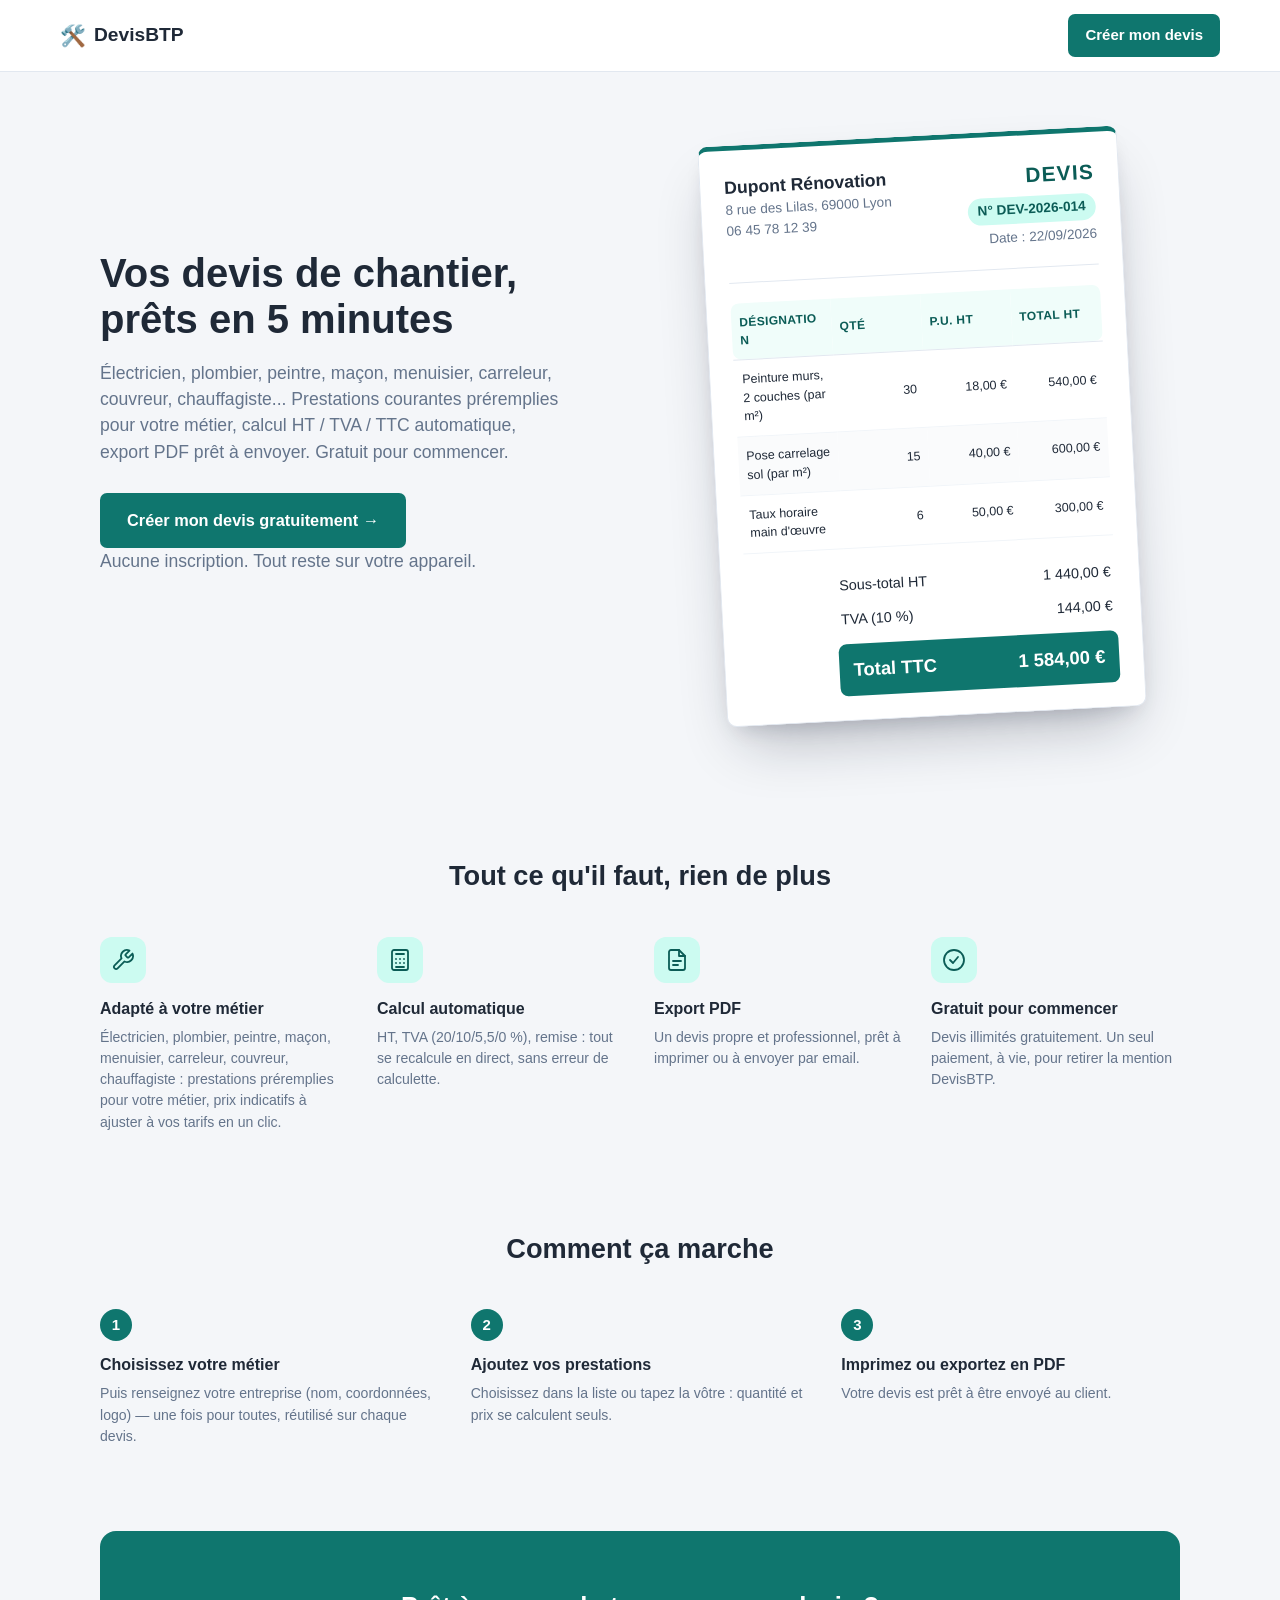
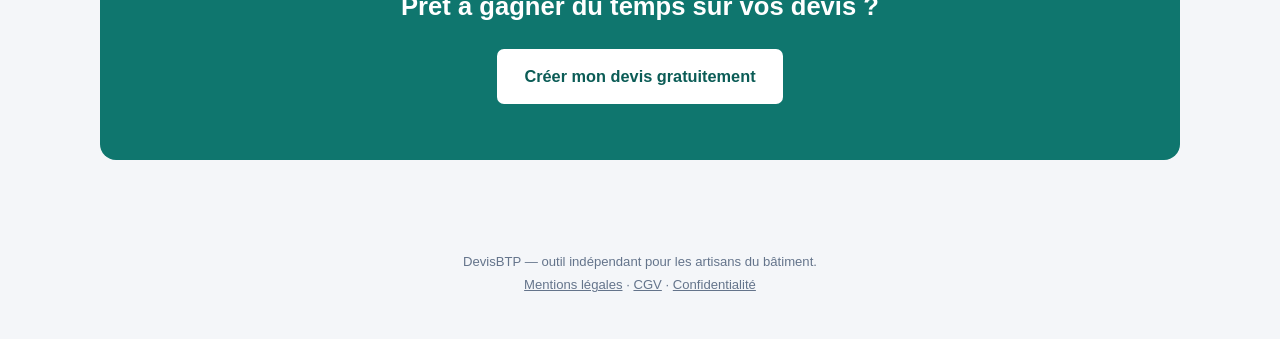
<file: index.html>
<!DOCTYPE html>
<html lang="fr">
<head>
<meta charset="UTF-8">
<meta name="viewport" content="width=device-width, initial-scale=1.0">
<title>DevisBTP — Générateur de devis pour les artisans du bâtiment</title>
<meta name="description" content="Créez un devis professionnel en quelques minutes, quel que soit votre métier du bâtiment : prestations courantes préremplies, calcul automatique, export PDF. Gratuit pour commencer.">
<link rel="canonical" href="https://demooo92000.github.io/devis-btp/">

<meta property="og:type" content="website">
<meta property="og:site_name" content="DevisBTP">
<meta property="og:title" content="DevisBTP — Vos devis de chantier, prêts en 5 minutes">
<meta property="og:description" content="Électricien, plombier, peintre, maçon, menuisier, carreleur, couvreur, chauffagiste... Prestations préremplies pour votre métier, calcul automatique, export PDF. Gratuit pour commencer.">
<meta property="og:image" content="https://demooo92000.github.io/devis-btp/og-image.png">
<meta property="og:image:width" content="1200">
<meta property="og:image:height" content="630">
<meta property="og:url" content="https://demooo92000.github.io/devis-btp/">
<meta property="og:locale" content="fr_FR">
<meta name="twitter:card" content="summary_large_image">
<meta name="twitter:title" content="DevisBTP — Vos devis de chantier, prêts en 5 minutes">
<meta name="twitter:description" content="Prestations préremplies pour votre métier du bâtiment, calcul automatique, export PDF. Gratuit pour commencer.">
<meta name="twitter:image" content="https://demooo92000.github.io/devis-btp/og-image.png">

<script type="application/ld+json">
{
  "@context": "https://schema.org",
  "@type": "SoftwareApplication",
  "name": "DevisBTP",
  "applicationCategory": "BusinessApplication",
  "operatingSystem": "Web",
  "description": "Générateur de devis pour les artisans du bâtiment : prestations courantes préremplies par métier, calcul HT/TVA/TTC automatique, export PDF.",
  "url": "https://demooo92000.github.io/devis-btp/",
  "offers": {
    "@type": "Offer",
    "price": "0",
    "priceCurrency": "EUR",
    "description": "Devis illimités gratuits. Déblocage optionnel à 19€ pour retirer la mention DevisBTP."
  }
}
</script>

<meta http-equiv="Content-Security-Policy" content="default-src 'self'; img-src 'self' data:; style-src 'self'; script-src 'self'; base-uri 'self'; form-action 'none';">
<link rel="icon" href="favicon.svg" type="image/svg+xml">
<link rel="stylesheet" href="css/style.css">
<link rel="stylesheet" href="css/landing.css">
</head>
<body>

<header class="topbar">
  <div class="topbar-inner">
    <a class="brand" href="index.html">
      <span class="brand-mark">🛠️</span>
      <span class="brand-name">DevisBTP</span>
    </a>
    <a class="btn btn-primary" href="app.html">Créer mon devis</a>
  </div>
</header>

<main>

  <section class="lp-hero">
    <div class="lp-hero-text">
      <h1>Vos devis de chantier, prêts en 5 minutes</h1>
      <p>Électricien, plombier, peintre, maçon, menuisier, carreleur, couvreur,
        chauffagiste... Prestations courantes préremplies pour votre métier, calcul
        HT / TVA / TTC automatique, export PDF prêt à envoyer. Gratuit pour commencer.</p>
      <a class="btn btn-primary btn-lg" href="app.html">Créer mon devis gratuitement →</a>
      <p class="lp-hero-note">Aucune inscription. Tout reste sur votre appareil.</p>
    </div>

    <div class="lp-hero-visual" aria-hidden="true">
      <article class="devis-doc lp-mockup">
        <header class="doc-header">
          <div class="doc-emetteur">
            <div class="doc-emetteur-nom">Dupont Rénovation</div>
            <div class="doc-emetteur-details">8 rue des Lilas, 69000 Lyon&#10;06 45 78 12 39</div>
          </div>
          <div class="doc-titre">
            <h1>DEVIS</h1>
            <div>N° DEV-2026-014</div>
            <div>Date : 22/09/2026</div>
          </div>
        </header>
        <table class="doc-table">
          <thead>
            <tr><th class="col-designation">Désignation</th><th class="col-qte">Qté</th><th class="col-pu">P.U. HT</th><th class="col-total">Total HT</th></tr>
          </thead>
          <tbody>
            <tr><td>Peinture murs, 2 couches (par m²)</td><td class="col-qte">30</td><td class="col-pu">18,00 €</td><td class="col-total">540,00 €</td></tr>
            <tr><td>Pose carrelage sol (par m²)</td><td class="col-qte">15</td><td class="col-pu">40,00 €</td><td class="col-total">600,00 €</td></tr>
            <tr><td>Taux horaire main d'œuvre</td><td class="col-qte">6</td><td class="col-pu">50,00 €</td><td class="col-total">300,00 €</td></tr>
          </tbody>
        </table>
        <section class="doc-totaux">
          <div class="doc-totaux-row"><span>Sous-total HT</span><span>1 440,00 €</span></div>
          <div class="doc-totaux-row"><span>TVA (10 %)</span><span>144,00 €</span></div>
          <div class="doc-totaux-row doc-total-final"><span>Total TTC</span><span>1 584,00 €</span></div>
        </section>
      </article>
    </div>
  </section>

  <section class="lp-features">
    <h2>Tout ce qu'il faut, rien de plus</h2>
    <div class="lp-feature-grid">

      <div class="lp-feature">
        <span class="lp-icon">
          <svg viewBox="0 0 24 24" fill="none" stroke="currentColor" stroke-width="1.8" stroke-linecap="round" stroke-linejoin="round">
            <path d="M14.7 6.3a1 1 0 0 0 0 1.4l1.6 1.6a1 1 0 0 0 1.4 0l3.77-3.77a6 6 0 0 1-7.94 7.94l-6.91 6.91a2.12 2.12 0 0 1-3-3l6.91-6.91a6 6 0 0 1 7.94-7.94z"/>
          </svg>
        </span>
        <h3>Adapté à votre métier</h3>
        <p>Électricien, plombier, peintre, maçon, menuisier, carreleur, couvreur, chauffagiste : prestations préremplies pour votre métier, prix indicatifs à ajuster à vos tarifs en un clic.</p>
      </div>

      <div class="lp-feature">
        <span class="lp-icon">
          <svg viewBox="0 0 24 24" fill="none" stroke="currentColor" stroke-width="1.8" stroke-linecap="round" stroke-linejoin="round">
            <rect x="4" y="2" width="16" height="20" rx="2"/>
            <line x1="8" y1="6" x2="16" y2="6"/>
            <line x1="8" y1="11" x2="8.01" y2="11"/><line x1="12" y1="11" x2="12.01" y2="11"/><line x1="16" y1="11" x2="16.01" y2="11"/>
            <line x1="8" y1="15" x2="8.01" y2="15"/><line x1="12" y1="15" x2="12.01" y2="15"/><line x1="16" y1="15" x2="16.01" y2="15"/>
            <line x1="8" y1="19" x2="16" y2="19"/>
          </svg>
        </span>
        <h3>Calcul automatique</h3>
        <p>HT, TVA (20/10/5,5/0 %), remise : tout se recalcule en direct, sans erreur de calculette.</p>
      </div>

      <div class="lp-feature">
        <span class="lp-icon">
          <svg viewBox="0 0 24 24" fill="none" stroke="currentColor" stroke-width="1.8" stroke-linecap="round" stroke-linejoin="round">
            <path d="M14 2H6a2 2 0 0 0-2 2v16a2 2 0 0 0 2 2h12a2 2 0 0 0 2-2V8z"/>
            <polyline points="14 2 14 8 20 8"/>
            <line x1="8" y1="13" x2="16" y2="13"/><line x1="8" y1="17" x2="13" y2="17"/>
          </svg>
        </span>
        <h3>Export PDF</h3>
        <p>Un devis propre et professionnel, prêt à imprimer ou à envoyer par email.</p>
      </div>

      <div class="lp-feature">
        <span class="lp-icon">
          <svg viewBox="0 0 24 24" fill="none" stroke="currentColor" stroke-width="1.8" stroke-linecap="round" stroke-linejoin="round">
            <circle cx="12" cy="12" r="10"/>
            <polyline points="8 12 11 15 16 9"/>
          </svg>
        </span>
        <h3>Gratuit pour commencer</h3>
        <p>Devis illimités gratuitement. Un seul paiement, à vie, pour retirer la mention DevisBTP.</p>
      </div>

    </div>
  </section>

  <section class="lp-steps">
    <h2>Comment ça marche</h2>
    <div class="lp-steps-grid">
      <div class="lp-step">
        <span class="lp-step-num">1</span>
        <h3>Choisissez votre métier</h3>
        <p>Puis renseignez votre entreprise (nom, coordonnées, logo) — une fois pour toutes, réutilisé sur chaque devis.</p>
      </div>
      <div class="lp-step">
        <span class="lp-step-num">2</span>
        <h3>Ajoutez vos prestations</h3>
        <p>Choisissez dans la liste ou tapez la vôtre : quantité et prix se calculent seuls.</p>
      </div>
      <div class="lp-step">
        <span class="lp-step-num">3</span>
        <h3>Imprimez ou exportez en PDF</h3>
        <p>Votre devis est prêt à être envoyé au client.</p>
      </div>
    </div>
  </section>

  <section class="lp-cta">
    <h2>Prêt à gagner du temps sur vos devis ?</h2>
    <a class="btn btn-primary btn-lg" href="app.html">Créer mon devis gratuitement</a>
  </section>

</main>

<footer class="lp-footer">
  <p>DevisBTP — outil indépendant pour les artisans du bâtiment.</p>
  <p>
    <a href="mentions-legales.html">Mentions légales</a> ·
    <a href="cgv.html">CGV</a> ·
    <a href="confidentialite.html">Confidentialité</a>
  </p>
</footer>

<script src="js/security.js"></script>
</body>
</html>
</file>
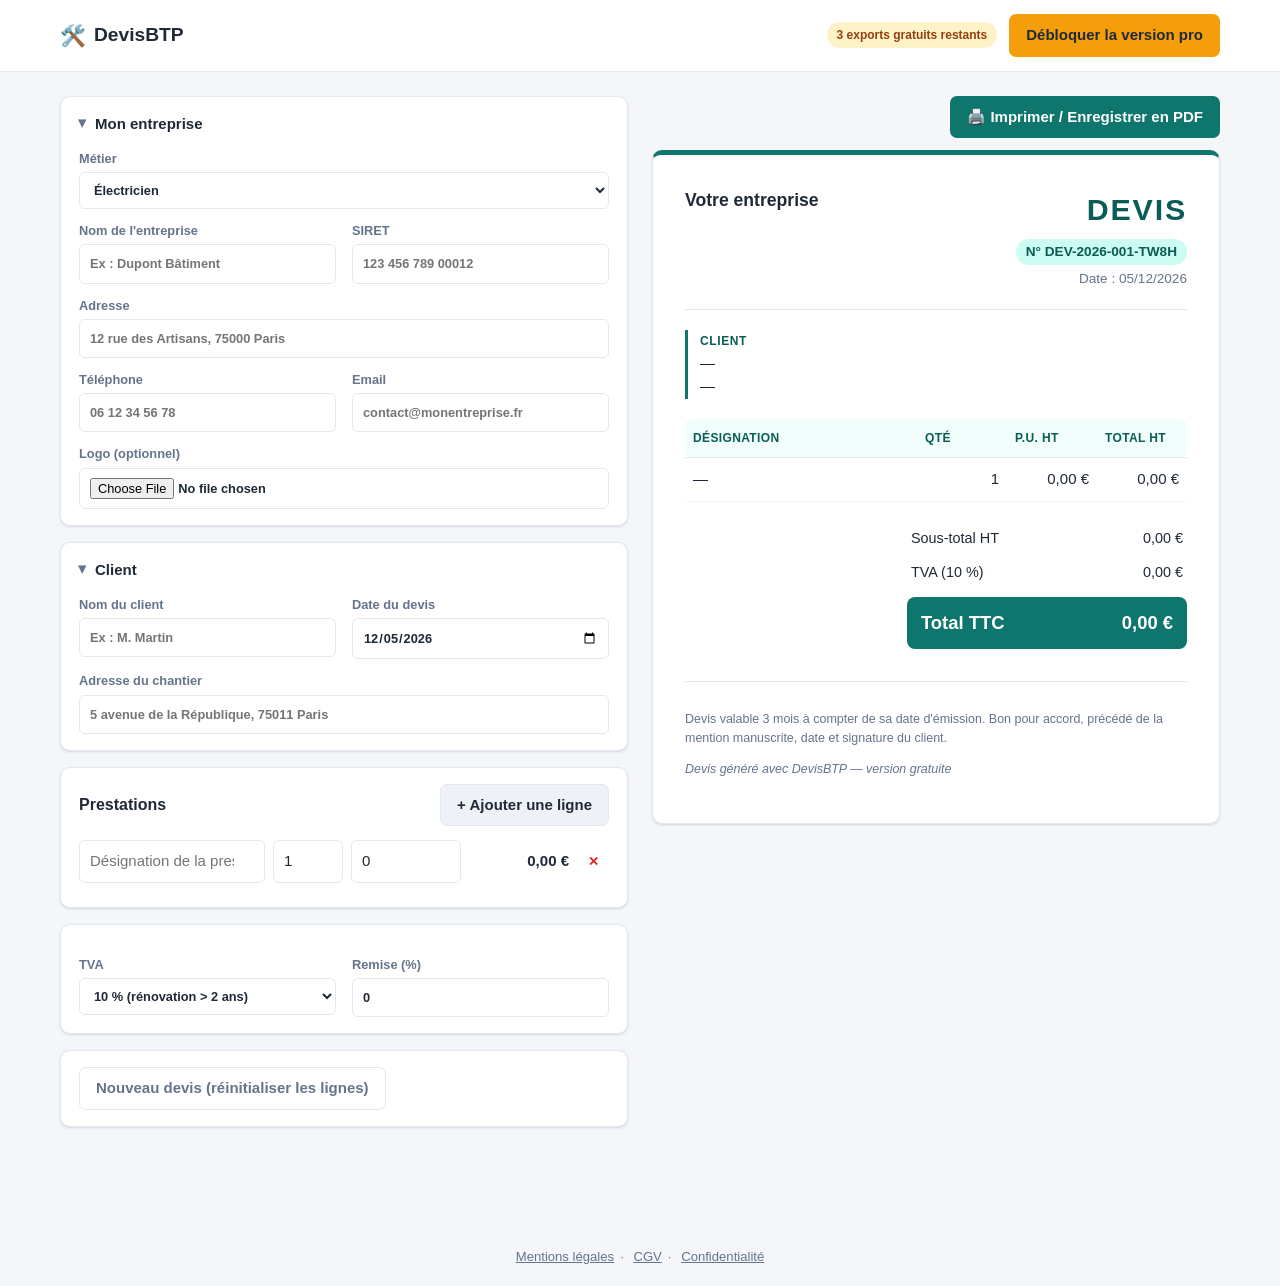
<file: app.html>
<!DOCTYPE html>
<html lang="fr">
<head>
<meta charset="UTF-8">
<meta name="viewport" content="width=device-width, initial-scale=1.0">
<title>Créer un devis — DevisBTP</title>
<meta name="description" content="Créez un devis professionnel en quelques minutes, quel que soit votre métier du bâtiment : prestations courantes préremplies, calcul automatique, export PDF.">
<link rel="canonical" href="https://demooo92000.github.io/devis-btp/app.html">
<meta property="og:type" content="website">
<meta property="og:site_name" content="DevisBTP">
<meta property="og:title" content="Créer un devis — DevisBTP">
<meta property="og:description" content="Prestations préremplies pour votre métier du bâtiment, calcul automatique, export PDF. Gratuit pour commencer.">
<meta property="og:image" content="https://demooo92000.github.io/devis-btp/og-image.png">
<meta property="og:url" content="https://demooo92000.github.io/devis-btp/app.html">
<meta property="og:locale" content="fr_FR">
<meta name="twitter:card" content="summary_large_image">
<meta name="twitter:image" content="https://demooo92000.github.io/devis-btp/og-image.png">
<meta http-equiv="Content-Security-Policy" content="default-src 'self'; img-src 'self' data:; style-src 'self'; script-src 'self'; base-uri 'self'; form-action 'none';">
<link rel="icon" href="favicon.svg" type="image/svg+xml">
<link rel="stylesheet" href="css/style.css">
<link rel="stylesheet" href="css/print.css" media="print">
</head>
<body>

<header class="topbar no-print">
  <div class="topbar-inner">
    <a class="brand" href="index.html">
      <span class="brand-mark">🛠️</span>
      <span class="brand-name">DevisBTP</span>
    </a>
    <div class="topbar-actions">
      <span id="unlock-status" class="badge badge-free">Version gratuite</span>
      <button id="btn-unlock" class="btn btn-accent">Débloquer la version pro</button>
    </div>
  </div>
</header>

<main class="layout">

  <section class="panel form-panel no-print">

    <details class="card" id="card-entreprise" open>
      <summary>Mon entreprise</summary>
      <div class="card-body grid-2">
        <label class="span-2">Métier
          <select id="metier"></select>
        </label>
        <label>Nom de l'entreprise
          <input type="text" id="ent-nom" placeholder="Ex : Dupont Bâtiment">
        </label>
        <label>SIRET
          <input type="text" id="ent-siret" placeholder="123 456 789 00012">
        </label>
        <label class="span-2">Adresse
          <input type="text" id="ent-adresse" placeholder="12 rue des Artisans, 75000 Paris">
        </label>
        <label>Téléphone
          <input type="tel" id="ent-tel" placeholder="06 12 34 56 78">
        </label>
        <label>Email
          <input type="email" id="ent-email" placeholder="contact@monentreprise.fr">
        </label>
        <label class="span-2">Logo (optionnel)
          <input type="file" id="ent-logo" accept="image/*">
        </label>
      </div>
    </details>

    <details class="card" id="card-client" open>
      <summary>Client</summary>
      <div class="card-body grid-2">
        <label>Nom du client
          <input type="text" id="cli-nom" placeholder="Ex : M. Martin">
        </label>
        <label>Date du devis
          <input type="date" id="devis-date">
        </label>
        <label class="span-2">Adresse du chantier
          <input type="text" id="cli-adresse" placeholder="5 avenue de la République, 75011 Paris">
        </label>
      </div>
    </details>

    <div class="card">
      <div class="card-header-row">
        <h2>Prestations</h2>
        <button id="btn-add-ligne" class="btn btn-secondary">+ Ajouter une ligne</button>
      </div>
      <div class="card-body">
        <datalist id="prestations-courantes"></datalist>
        <div id="lignes-container" class="lignes-container"></div>
      </div>
    </div>

    <div class="card">
      <div class="card-body grid-2">
        <label>TVA
          <select id="tva-taux">
            <option value="20">20 % (standard / neuf)</option>
            <option value="10" selected>10 % (rénovation &gt; 2 ans)</option>
            <option value="5.5">5,5 % (amélioration énergétique)</option>
            <option value="0">0 % (auto-liquidation / export)</option>
          </select>
        </label>
        <label>Remise (%)
          <input type="number" id="remise" value="0" min="0" max="100" step="0.5">
        </label>
      </div>
    </div>

    <div class="card">
      <button id="btn-reset" class="btn btn-ghost">Nouveau devis (réinitialiser les lignes)</button>
    </div>

  </section>

  <section class="panel preview-panel">
    <div class="preview-toolbar no-print">
      <button id="btn-print" class="btn btn-primary">🖨️ Imprimer / Enregistrer en PDF</button>
    </div>

    <article id="devis-preview" class="devis-doc">
      <header class="doc-header">
        <div class="doc-emetteur">
          <img id="preview-logo" class="doc-logo" alt="" hidden>
          <div class="doc-emetteur-nom" id="preview-ent-nom">Votre entreprise</div>
          <div class="doc-emetteur-details" id="preview-ent-details"></div>
        </div>
        <div class="doc-titre">
          <h1>DEVIS</h1>
          <div id="preview-numero">N° —</div>
          <div id="preview-date">Date : —</div>
        </div>
      </header>

      <section class="doc-client">
        <div class="doc-client-label">Client</div>
        <div id="preview-cli-nom">—</div>
        <div id="preview-cli-adresse">—</div>
      </section>

      <table class="doc-table">
        <thead>
          <tr>
            <th class="col-designation">Désignation</th>
            <th class="col-qte">Qté</th>
            <th class="col-pu">P.U. HT</th>
            <th class="col-total">Total HT</th>
          </tr>
        </thead>
        <tbody id="preview-lignes"></tbody>
      </table>

      <section class="doc-totaux">
        <div class="doc-totaux-row"><span>Sous-total HT</span><span id="preview-sous-total">0,00 €</span></div>
        <div class="doc-totaux-row" id="preview-remise-row" hidden><span>Remise</span><span id="preview-remise">0,00 €</span></div>
        <div class="doc-totaux-row"><span id="preview-tva-label">TVA (10 %)</span><span id="preview-tva">0,00 €</span></div>
        <div class="doc-totaux-row doc-total-final"><span>Total TTC</span><span id="preview-total-ttc">0,00 €</span></div>
      </section>

      <footer class="doc-footer">
        <p>Devis valable 3 mois à compter de sa date d'émission. Bon pour accord, précédé de la mention manuscrite, date et signature du client.</p>
        <p id="preview-watermark" class="watermark">Devis généré avec DevisBTP — version gratuite</p>
      </footer>
    </article>
  </section>

</main>

<footer class="legal-footer-nav no-print">
  <a href="mentions-legales.html">Mentions légales</a><span>·</span>
  <a href="cgv.html">CGV</a><span>·</span>
  <a href="confidentialite.html">Confidentialité</a>
</footer>

<dialog id="dialog-unlock">
  <div class="dialog-body">
    <h2>Débloquer DevisBTP</h2>
    <p id="dialog-unlock-message">La version gratuite permet 3 exports PDF. Débloquez l'illimité et retirez la mention « généré avec DevisBTP », définitivement, sur ce navigateur.</p>
    <p class="price">19 € <span>paiement unique</span></p>
    <a id="lien-stripe-unlock" class="btn btn-accent" href="#" target="_blank" rel="noopener">Débloquer maintenant</a>
    <button id="dialog-unlock-close" class="btn btn-ghost">Fermer</button>
    <p class="fine-print">Paiement sécurisé par Stripe. Après paiement, vous revenez automatiquement ici et la version pro est activée sur ce navigateur.</p>
  </div>
</dialog>

<script src="js/security.js"></script>
<script src="js/storage.js"></script>
<script src="js/app.js"></script>
</body>
</html>
</file>
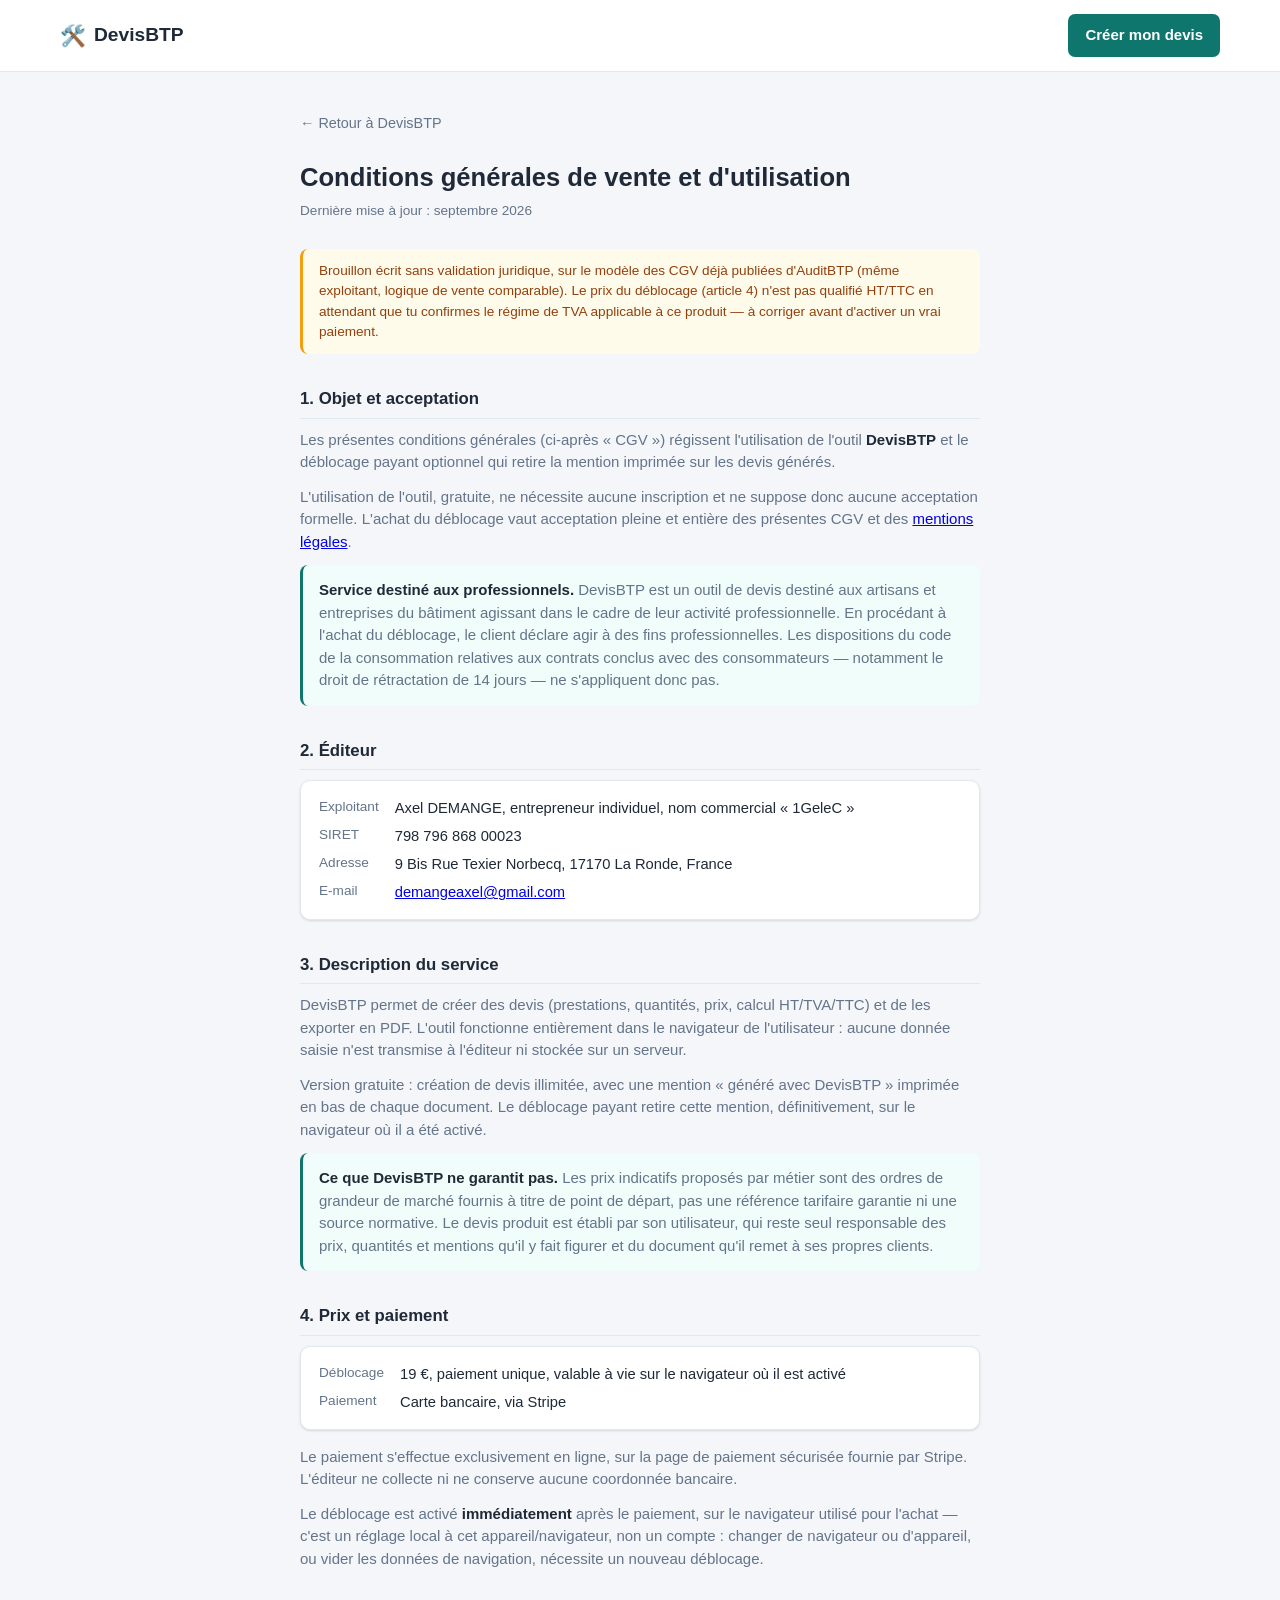
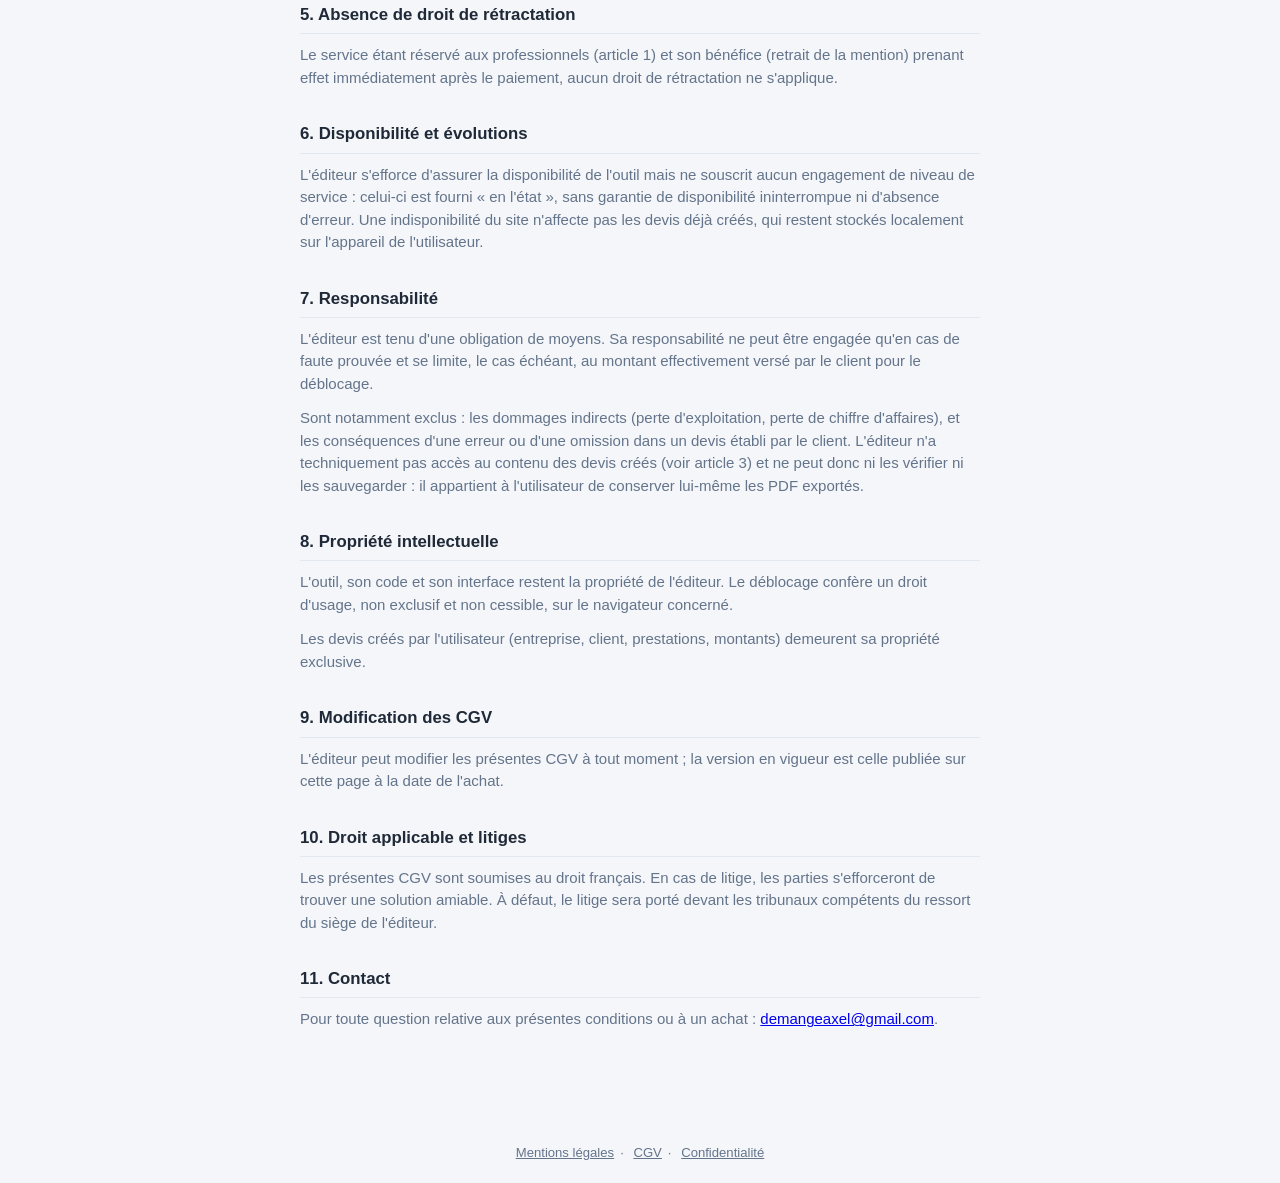
<file: cgv.html>
<!DOCTYPE html>
<html lang="fr">
<head>
<meta charset="UTF-8">
<meta name="viewport" content="width=device-width, initial-scale=1.0">
<title>Conditions générales de vente — DevisBTP</title>
<meta name="robots" content="noindex">
<meta http-equiv="Content-Security-Policy" content="default-src 'self'; style-src 'self'; script-src 'self'; base-uri 'self'; form-action 'none';">
<link rel="icon" href="favicon.svg" type="image/svg+xml">
<link rel="stylesheet" href="css/style.css">
<link rel="stylesheet" href="css/legal.css">
</head>
<body>

<header class="topbar">
  <div class="topbar-inner">
    <a class="brand" href="index.html">
      <span class="brand-mark">🛠️</span>
      <span class="brand-name">DevisBTP</span>
    </a>
    <a class="btn btn-primary" href="app.html">Créer mon devis</a>
  </div>
</header>

<div class="legal-wrap">
  <a class="back-link" href="index.html">← Retour à DevisBTP</a>
  <h1>Conditions générales de vente et d'utilisation</h1>
  <p class="updated">Dernière mise à jour : septembre 2026</p>

  <div class="todo">
    Brouillon écrit sans validation juridique, sur le modèle des CGV déjà publiées d'AuditBTP
    (même exploitant, logique de vente comparable). Le prix du déblocage (article 4) n'est pas
    qualifié HT/TTC en attendant que tu confirmes le régime de TVA applicable à ce produit — à
    corriger avant d'activer un vrai paiement.
  </div>

  <h2>1. Objet et acceptation</h2>
  <p>Les présentes conditions générales (ci-après « CGV ») régissent l'utilisation de l'outil
  <strong>DevisBTP</strong> et le déblocage payant optionnel qui retire la mention imprimée sur
  les devis générés.</p>
  <p>L'utilisation de l'outil, gratuite, ne nécessite aucune inscription et ne suppose donc aucune
  acceptation formelle. L'achat du déblocage vaut acceptation pleine et entière des présentes CGV
  et des <a href="mentions-legales.html">mentions légales</a>.</p>

  <div class="highlight">
    <p><strong>Service destiné aux professionnels.</strong> DevisBTP est un outil de devis destiné
    aux artisans et entreprises du bâtiment agissant dans le cadre de leur activité
    professionnelle. En procédant à l'achat du déblocage, le client déclare agir à des fins
    professionnelles. Les dispositions du code de la consommation relatives aux contrats conclus
    avec des consommateurs — notamment le droit de rétractation de 14 jours — ne s'appliquent donc
    pas.</p>
  </div>

  <h2>2. Éditeur</h2>
  <div class="card">
    <dl>
      <dt>Exploitant</dt><dd>Axel DEMANGE, entrepreneur individuel, nom commercial « 1GeleC »</dd>
      <dt>SIRET</dt><dd>798 796 868 00023</dd>
      <dt>Adresse</dt><dd>9 Bis Rue Texier Norbecq, 17170 La Ronde, France</dd>
      <dt>E-mail</dt><dd><a href="mailto:demangeaxel@gmail.com">demangeaxel@gmail.com</a></dd>
    </dl>
  </div>

  <h2>3. Description du service</h2>
  <p>DevisBTP permet de créer des devis (prestations, quantités, prix, calcul HT/TVA/TTC) et de
  les exporter en PDF. L'outil fonctionne entièrement dans le navigateur de l'utilisateur : aucune
  donnée saisie n'est transmise à l'éditeur ni stockée sur un serveur.</p>
  <p>Version gratuite : création de devis illimitée, avec une mention « généré avec DevisBTP »
  imprimée en bas de chaque document. Le déblocage payant retire cette mention, définitivement,
  sur le navigateur où il a été activé.</p>

  <div class="highlight">
    <p><strong>Ce que DevisBTP ne garantit pas.</strong> Les prix indicatifs proposés par métier
    sont des ordres de grandeur de marché fournis à titre de point de départ, pas une référence
    tarifaire garantie ni une source normative. Le devis produit est établi par son utilisateur,
    qui reste seul responsable des prix, quantités et mentions qu'il y fait figurer et du document
    qu'il remet à ses propres clients.</p>
  </div>

  <h2>4. Prix et paiement</h2>
  <div class="card">
    <dl>
      <dt>Déblocage</dt><dd>19 €, paiement unique, valable à vie sur le navigateur où il est activé</dd>
      <dt>Paiement</dt><dd>Carte bancaire, via Stripe</dd>
    </dl>
  </div>
  <p>Le paiement s'effectue exclusivement en ligne, sur la page de paiement sécurisée fournie par
  Stripe. L'éditeur ne collecte ni ne conserve aucune coordonnée bancaire.</p>
  <p>Le déblocage est activé <strong>immédiatement</strong> après le paiement, sur le navigateur
  utilisé pour l'achat — c'est un réglage local à cet appareil/navigateur, non un compte : changer
  de navigateur ou d'appareil, ou vider les données de navigation, nécessite un nouveau
  déblocage.</p>

  <h2>5. Absence de droit de rétractation</h2>
  <p>Le service étant réservé aux professionnels (article 1) et son bénéfice (retrait de la
  mention) prenant effet immédiatement après le paiement, aucun droit de rétractation ne
  s'applique.</p>

  <h2>6. Disponibilité et évolutions</h2>
  <p>L'éditeur s'efforce d'assurer la disponibilité de l'outil mais ne souscrit aucun engagement
  de niveau de service : celui-ci est fourni « en l'état », sans garantie de disponibilité
  ininterrompue ni d'absence d'erreur. Une indisponibilité du site n'affecte pas les devis déjà
  créés, qui restent stockés localement sur l'appareil de l'utilisateur.</p>

  <h2>7. Responsabilité</h2>
  <p>L'éditeur est tenu d'une obligation de moyens. Sa responsabilité ne peut être engagée qu'en
  cas de faute prouvée et se limite, le cas échéant, au montant effectivement versé par le client
  pour le déblocage.</p>
  <p>Sont notamment exclus : les dommages indirects (perte d'exploitation, perte de chiffre
  d'affaires), et les conséquences d'une erreur ou d'une omission dans un devis établi par le
  client. L'éditeur n'a techniquement pas accès au contenu des devis créés (voir article 3) et ne
  peut donc ni les vérifier ni les sauvegarder : il appartient à l'utilisateur de conserver
  lui-même les PDF exportés.</p>

  <h2>8. Propriété intellectuelle</h2>
  <p>L'outil, son code et son interface restent la propriété de l'éditeur. Le déblocage confère un
  droit d'usage, non exclusif et non cessible, sur le navigateur concerné.</p>
  <p>Les devis créés par l'utilisateur (entreprise, client, prestations, montants) demeurent sa
  propriété exclusive.</p>

  <h2>9. Modification des CGV</h2>
  <p>L'éditeur peut modifier les présentes CGV à tout moment ; la version en vigueur est celle
  publiée sur cette page à la date de l'achat.</p>

  <h2>10. Droit applicable et litiges</h2>
  <p>Les présentes CGV sont soumises au droit français. En cas de litige, les parties
  s'efforceront de trouver une solution amiable. À défaut, le litige sera porté devant les
  tribunaux compétents du ressort du siège de l'éditeur.</p>

  <h2>11. Contact</h2>
  <p>Pour toute question relative aux présentes conditions ou à un achat :
  <a href="mailto:demangeaxel@gmail.com">demangeaxel@gmail.com</a>.</p>
</div>

<footer class="legal-footer-nav">
  <a href="mentions-legales.html">Mentions légales</a><span>·</span>
  <a href="cgv.html">CGV</a><span>·</span>
  <a href="confidentialite.html">Confidentialité</a>
</footer>

<script src="js/security.js"></script>
</body>
</html>
</file>
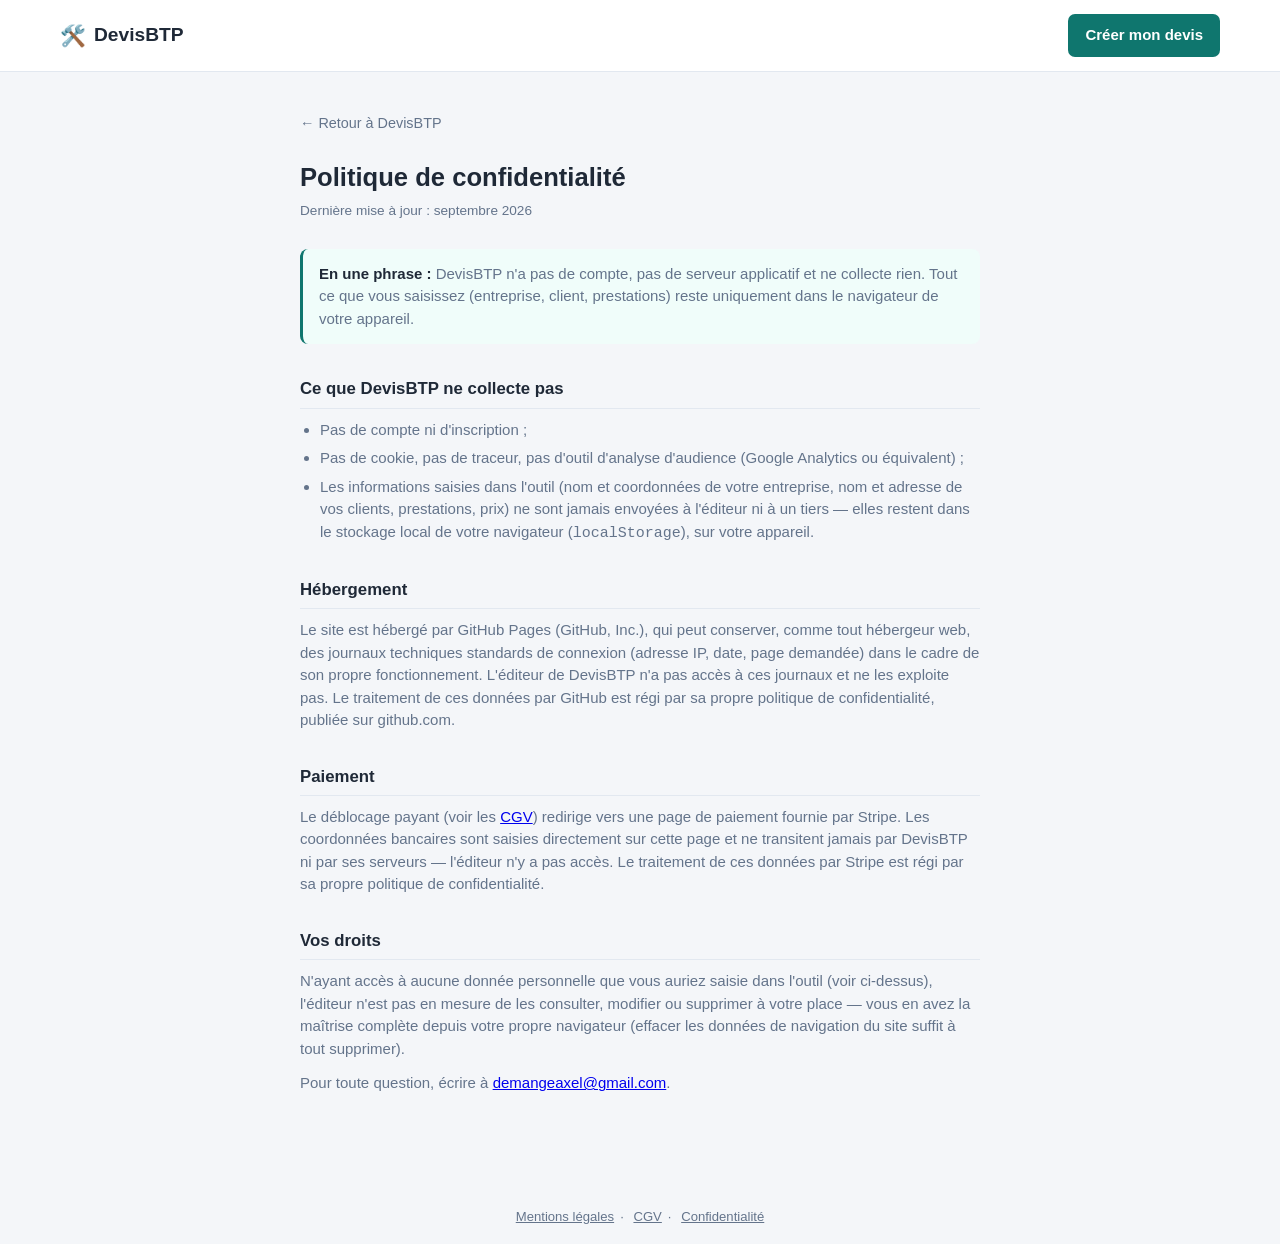
<file: confidentialite.html>
<!DOCTYPE html>
<html lang="fr">
<head>
<meta charset="UTF-8">
<meta name="viewport" content="width=device-width, initial-scale=1.0">
<title>Politique de confidentialité — DevisBTP</title>
<meta name="robots" content="noindex">
<meta http-equiv="Content-Security-Policy" content="default-src 'self'; style-src 'self'; script-src 'self'; base-uri 'self'; form-action 'none';">
<link rel="icon" href="favicon.svg" type="image/svg+xml">
<link rel="stylesheet" href="css/style.css">
<link rel="stylesheet" href="css/legal.css">
</head>
<body>

<header class="topbar">
  <div class="topbar-inner">
    <a class="brand" href="index.html">
      <span class="brand-mark">🛠️</span>
      <span class="brand-name">DevisBTP</span>
    </a>
    <a class="btn btn-primary" href="app.html">Créer mon devis</a>
  </div>
</header>

<div class="legal-wrap">
  <a class="back-link" href="index.html">← Retour à DevisBTP</a>
  <h1>Politique de confidentialité</h1>
  <p class="updated">Dernière mise à jour : septembre 2026</p>

  <div class="highlight">
    <p><strong>En une phrase :</strong> DevisBTP n'a pas de compte, pas de serveur applicatif et
    ne collecte rien. Tout ce que vous saisissez (entreprise, client, prestations) reste
    uniquement dans le navigateur de votre appareil.</p>
  </div>

  <h2>Ce que DevisBTP ne collecte pas</h2>
  <ul>
    <li>Pas de compte ni d'inscription ;</li>
    <li>Pas de cookie, pas de traceur, pas d'outil d'analyse d'audience (Google Analytics ou
    équivalent) ;</li>
    <li>Les informations saisies dans l'outil (nom et coordonnées de votre entreprise, nom et
    adresse de vos clients, prestations, prix) ne sont jamais envoyées à l'éditeur ni à un
    tiers — elles restent dans le stockage local de votre navigateur (<code>localStorage</code>),
    sur votre appareil.</li>
  </ul>

  <h2>Hébergement</h2>
  <p>Le site est hébergé par GitHub Pages (GitHub, Inc.), qui peut conserver, comme tout
  hébergeur web, des journaux techniques standards de connexion (adresse IP, date, page
  demandée) dans le cadre de son propre fonctionnement. L'éditeur de DevisBTP n'a pas accès à ces
  journaux et ne les exploite pas. Le traitement de ces données par GitHub est régi par sa propre
  politique de confidentialité, publiée sur github.com.</p>

  <h2>Paiement</h2>
  <p>Le déblocage payant (voir les <a href="cgv.html">CGV</a>) redirige vers une page de paiement
  fournie par Stripe. Les coordonnées bancaires sont saisies directement sur cette page et ne
  transitent jamais par DevisBTP ni par ses serveurs — l'éditeur n'y a pas accès. Le traitement de
  ces données par Stripe est régi par sa propre politique de confidentialité.</p>

  <h2>Vos droits</h2>
  <p>N'ayant accès à aucune donnée personnelle que vous auriez saisie dans l'outil (voir
  ci-dessus), l'éditeur n'est pas en mesure de les consulter, modifier ou supprimer à votre
  place — vous en avez la maîtrise complète depuis votre propre navigateur (effacer les données de
  navigation du site suffit à tout supprimer).</p>
  <p>Pour toute question, écrire à
  <a href="mailto:demangeaxel@gmail.com">demangeaxel@gmail.com</a>.</p>
</div>

<footer class="legal-footer-nav">
  <a href="mentions-legales.html">Mentions légales</a><span>·</span>
  <a href="cgv.html">CGV</a><span>·</span>
  <a href="confidentialite.html">Confidentialité</a>
</footer>

<script src="js/security.js"></script>
</body>
</html>
</file>
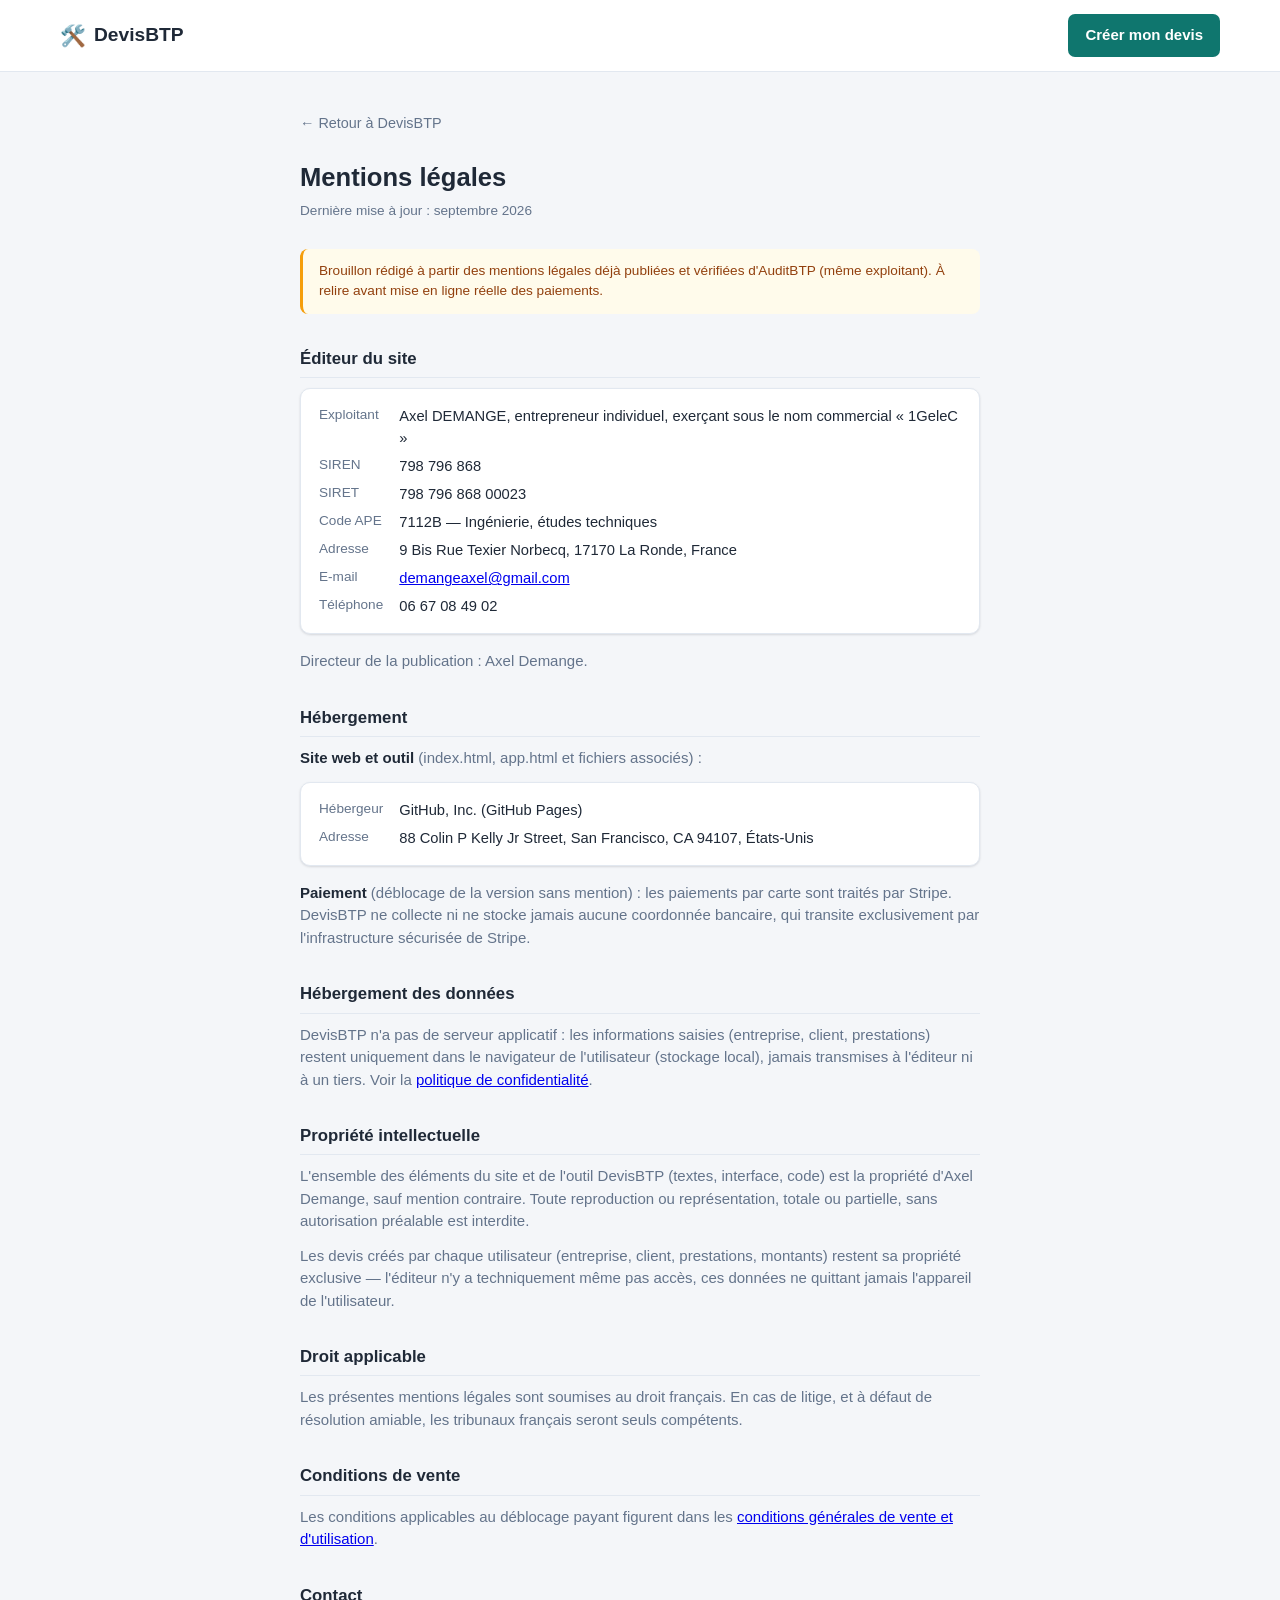
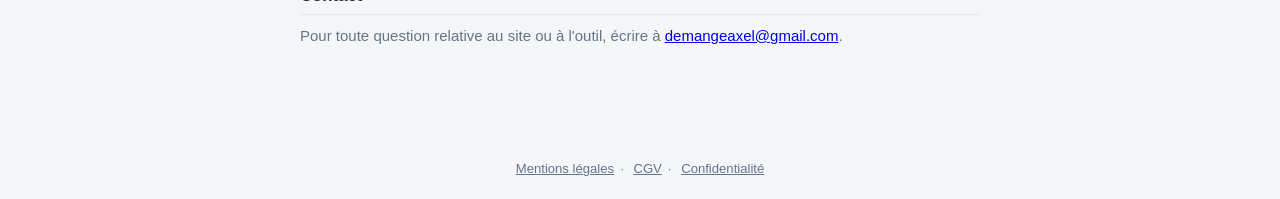
<file: mentions-legales.html>
<!DOCTYPE html>
<html lang="fr">
<head>
<meta charset="UTF-8">
<meta name="viewport" content="width=device-width, initial-scale=1.0">
<title>Mentions légales — DevisBTP</title>
<meta name="robots" content="noindex">
<meta http-equiv="Content-Security-Policy" content="default-src 'self'; style-src 'self'; script-src 'self'; base-uri 'self'; form-action 'none';">
<link rel="icon" href="favicon.svg" type="image/svg+xml">
<link rel="stylesheet" href="css/style.css">
<link rel="stylesheet" href="css/legal.css">
</head>
<body>

<header class="topbar">
  <div class="topbar-inner">
    <a class="brand" href="index.html">
      <span class="brand-mark">🛠️</span>
      <span class="brand-name">DevisBTP</span>
    </a>
    <a class="btn btn-primary" href="app.html">Créer mon devis</a>
  </div>
</header>

<div class="legal-wrap">
  <a class="back-link" href="index.html">← Retour à DevisBTP</a>
  <h1>Mentions légales</h1>
  <p class="updated">Dernière mise à jour : septembre 2026</p>

  <div class="todo">
    Brouillon rédigé à partir des mentions légales déjà publiées et vérifiées d'AuditBTP (même
    exploitant). À relire avant mise en ligne réelle des paiements.
  </div>

  <h2>Éditeur du site</h2>
  <div class="card">
    <dl>
      <dt>Exploitant</dt><dd>Axel DEMANGE, entrepreneur individuel, exerçant sous le nom commercial « 1GeleC »</dd>
      <dt>SIREN</dt><dd>798 796 868</dd>
      <dt>SIRET</dt><dd>798 796 868 00023</dd>
      <dt>Code APE</dt><dd>7112B — Ingénierie, études techniques</dd>
      <dt>Adresse</dt><dd>9 Bis Rue Texier Norbecq, 17170 La Ronde, France</dd>
      <dt>E-mail</dt><dd><a href="mailto:demangeaxel@gmail.com">demangeaxel@gmail.com</a></dd>
      <dt>Téléphone</dt><dd>06 67 08 49 02</dd>
    </dl>
  </div>
  <p>Directeur de la publication : Axel Demange.</p>

  <h2>Hébergement</h2>
  <p><strong>Site web et outil</strong> (index.html, app.html et fichiers associés) :</p>
  <div class="card">
    <dl>
      <dt>Hébergeur</dt><dd>GitHub, Inc. (GitHub Pages)</dd>
      <dt>Adresse</dt><dd>88 Colin P Kelly Jr Street, San Francisco, CA 94107, États-Unis</dd>
    </dl>
  </div>
  <p><strong>Paiement</strong> (déblocage de la version sans mention) : les paiements par carte sont
  traités par Stripe. DevisBTP ne collecte ni ne stocke jamais aucune coordonnée bancaire, qui
  transite exclusivement par l'infrastructure sécurisée de Stripe.</p>

  <h2>Hébergement des données</h2>
  <p>DevisBTP n'a pas de serveur applicatif : les informations saisies (entreprise, client,
  prestations) restent uniquement dans le navigateur de l'utilisateur (stockage local), jamais
  transmises à l'éditeur ni à un tiers. Voir la
  <a href="confidentialite.html">politique de confidentialité</a>.</p>

  <h2>Propriété intellectuelle</h2>
  <p>L'ensemble des éléments du site et de l'outil DevisBTP (textes, interface, code) est la
  propriété d'Axel Demange, sauf mention contraire. Toute reproduction ou représentation, totale
  ou partielle, sans autorisation préalable est interdite.</p>
  <p>Les devis créés par chaque utilisateur (entreprise, client, prestations, montants) restent sa
  propriété exclusive — l'éditeur n'y a techniquement même pas accès, ces données ne quittant
  jamais l'appareil de l'utilisateur.</p>

  <h2>Droit applicable</h2>
  <p>Les présentes mentions légales sont soumises au droit français. En cas de litige, et à défaut
  de résolution amiable, les tribunaux français seront seuls compétents.</p>

  <h2>Conditions de vente</h2>
  <p>Les conditions applicables au déblocage payant figurent dans les
  <a href="cgv.html">conditions générales de vente et d'utilisation</a>.</p>

  <h2>Contact</h2>
  <p>Pour toute question relative au site ou à l'outil, écrire à
  <a href="mailto:demangeaxel@gmail.com">demangeaxel@gmail.com</a>.</p>
</div>

<footer class="legal-footer-nav">
  <a href="mentions-legales.html">Mentions légales</a><span>·</span>
  <a href="cgv.html">CGV</a><span>·</span>
  <a href="confidentialite.html">Confidentialité</a>
</footer>

<script src="js/security.js"></script>
</body>
</html>
</file>
<file: css/style.css>
:root {
  --bg: #f4f6f9;
  --panel: #ffffff;
  --border: #e2e8f0;
  --text: #1f2937;
  --text-muted: #64748b;
  --accent: #0f766e;
  --accent-dark: #0b5c56;
  --accent-contrast: #ffffff;
  --danger: #dc2626;
  --radius: 10px;
  --shadow: 0 1px 3px rgba(15, 23, 42, 0.08), 0 1px 2px rgba(15, 23, 42, 0.06);
}

* { box-sizing: border-box; }

[hidden] { display: none !important; }

body {
  margin: 0;
  font-family: -apple-system, "Segoe UI", Roboto, Arial, sans-serif;
  background: var(--bg);
  color: var(--text);
  font-size: 15px;
  line-height: 1.5;
}

h1, h2 { margin: 0; }

/* Topbar */
.topbar {
  background: var(--panel);
  border-bottom: 1px solid var(--border);
  position: sticky;
  top: 0;
  z-index: 10;
}
.topbar-inner {
  max-width: 1200px;
  margin: 0 auto;
  padding: 14px 20px;
  display: flex;
  align-items: center;
  justify-content: space-between;
}
.brand { display: flex; align-items: center; gap: 8px; font-weight: 700; font-size: 1.2rem; color: inherit; text-decoration: none; }
.brand-mark { font-size: 1.3rem; }
.topbar-actions { display: flex; align-items: center; gap: 12px; }

.badge {
  font-size: 0.75rem;
  font-weight: 600;
  padding: 4px 10px;
  border-radius: 999px;
}
.badge-free { background: #fef3c7; color: #92400e; }
.badge-pro { background: #d1fae5; color: #065f46; }
@media (max-width: 480px) {
  /* Le texte du badge varie ("3 exports gratuits restants") : sur très petit écran, il tient
     mieux sur 2 lignes avec une police réduite plutôt que sur 3 lignes à taille normale. */
  .badge { font-size: 0.68rem; padding: 4px 8px; line-height: 1.3; text-align: center; }
}

/* Layout */
.layout {
  max-width: 1200px;
  margin: 24px auto;
  padding: 0 20px 60px;
  display: grid;
  grid-template-columns: minmax(0, 1fr) minmax(0, 1fr);
  gap: 24px;
  align-items: start;
}
@media (max-width: 900px) {
  .layout { grid-template-columns: 1fr; }
}

.panel { min-width: 0; }

/* Cards */
.card {
  background: var(--panel);
  border: 1px solid var(--border);
  border-radius: var(--radius);
  box-shadow: var(--shadow);
  margin-bottom: 16px;
  padding: 16px 18px;
}
.card > summary {
  cursor: pointer;
  font-weight: 600;
  list-style: none;
  display: flex;
  align-items: center;
}
.card > summary::-webkit-details-marker { display: none; }
.card > summary::before {
  content: "▸";
  display: inline-block;
  margin-right: 8px;
  transition: transform 0.15s ease;
  color: var(--text-muted);
}
details[open] > summary::before { transform: rotate(90deg); }
.card-body { margin-top: 14px; }
.card-header-row {
  display: flex;
  align-items: center;
  justify-content: space-between;
  margin-bottom: 4px;
}
.card-header-row h2 { font-size: 1rem; }

.grid-2 {
  display: grid;
  grid-template-columns: 1fr 1fr;
  gap: 12px 16px;
}
.span-2 { grid-column: 1 / -1; }
@media (max-width: 560px) {
  .grid-2 { grid-template-columns: 1fr; }
}

label {
  display: flex;
  flex-direction: column;
  gap: 4px;
  font-size: 0.8rem;
  font-weight: 600;
  color: var(--text-muted);
}
input, select {
  font: inherit;
  padding: 9px 10px;
  border: 1px solid var(--border);
  border-radius: 6px;
  color: var(--text);
  background: #fff;
}
input:focus, select:focus {
  outline: 2px solid var(--accent);
  outline-offset: -1px;
}

/* Buttons */
.btn {
  font: inherit;
  font-weight: 600;
  padding: 9px 16px;
  border-radius: 7px;
  border: 1px solid transparent;
  cursor: pointer;
  text-decoration: none;
  display: inline-flex;
  align-items: center;
  gap: 6px;
}
.btn-primary { background: var(--accent); color: var(--accent-contrast); }
.btn-primary:hover { background: var(--accent-dark); }
.btn-accent { background: #f59e0b; color: #1f2937; }
.btn-accent:hover { background: #d97706; color: #fff; }
.btn-secondary { background: #eef2f7; color: var(--text); border-color: var(--border); }
.btn-secondary:hover { background: #e2e8f0; }
.btn-ghost { background: transparent; color: var(--text-muted); border-color: var(--border); }
.btn-ghost:hover { background: #f1f5f9; }
.btn-danger-ghost { background: transparent; color: var(--danger); border: none; padding: 4px 8px; font-weight: 700; }

/* Lignes de prestations */
.ligne-row {
  display: grid;
  grid-template-columns: minmax(0, 1fr) 70px 110px 100px 32px;
  gap: 8px;
  align-items: center;
  margin-bottom: 8px;
}
.ligne-row input { width: 100%; }
.ligne-total { text-align: right; font-weight: 600; font-variant-numeric: tabular-nums; }
@media (max-width: 560px) {
  .ligne-row { grid-template-columns: 1fr; }
  .ligne-total { text-align: left; }
}

/* Preview / devis document */
.preview-toolbar { margin-bottom: 12px; display: flex; justify-content: flex-end; }

.devis-doc {
  background: #fff;
  border: 1px solid var(--border);
  border-top: 5px solid var(--accent);
  border-radius: var(--radius);
  box-shadow: var(--shadow);
  padding: 32px;
}
.doc-header {
  display: flex;
  justify-content: space-between;
  align-items: flex-start;
  border-bottom: 1px solid var(--border);
  padding-bottom: 20px;
  margin-bottom: 20px;
  gap: 16px;
}
.doc-logo { max-height: 60px; max-width: 180px; margin-bottom: 8px; }
/* min-width: 0 nécessaire : sans ça, un enfant flex ne rétrécit jamais sous la largeur de son
   contenu non cassable, même avec overflow-wrap — un nom d'entreprise collé sans espace poussait
   toute la page en largeur (constaté : ~3460px de débordement avec 320 caractères). */
.doc-emetteur { min-width: 0; }
.doc-emetteur-nom { font-weight: 700; font-size: 1.1rem; overflow-wrap: break-word; }
.doc-emetteur-details { color: var(--text-muted); font-size: 0.85rem; white-space: pre-line; overflow-wrap: break-word; }
.doc-titre { text-align: right; }
.doc-titre h1 { font-size: 1.9rem; letter-spacing: 0.06em; color: var(--accent-dark); }
.doc-titre div { color: var(--text-muted); font-size: 0.85rem; }
.doc-titre div:first-of-type {
  display: inline-block;
  background: #ccfbf1;
  color: var(--accent-dark);
  font-weight: 600;
  padding: 3px 10px;
  border-radius: 999px;
  margin: 6px 0 4px;
}

.doc-client {
  margin-bottom: 20px;
  border-left: 3px solid var(--accent);
  padding: 2px 0 2px 12px;
}
.doc-client-label { font-size: 0.75rem; text-transform: uppercase; letter-spacing: 0.05em; color: var(--accent-dark); font-weight: 700; margin-bottom: 2px; }

/* table-layout: fixed + largeurs figées sur les 3 colonnes numériques : sans ça, une désignation
   avec un mot très long (sans espace) pousse toute la table au-delà de la largeur imprimable et
   les colonnes numériques disparaissent hors page en PDF (constaté avec un token de 100+ caractères). */
.doc-table { width: 100%; border-collapse: collapse; margin-bottom: 20px; table-layout: fixed; overflow-wrap: break-word; }
.doc-table th {
  text-align: left;
  font-size: 0.75rem;
  text-transform: uppercase;
  letter-spacing: 0.03em;
  color: var(--accent-dark);
  background: #f0fdfa;
  border-bottom: 1px solid var(--border);
  padding: 10px 8px;
}
.doc-table th:first-child { border-radius: 8px 0 0 8px; }
.doc-table th:last-child { border-radius: 0 8px 8px 0; }
.doc-table td { padding: 10px 8px; border-bottom: 1px solid #f1f5f9; }
.doc-table tbody tr:nth-child(even) { background: #fafbfc; }
.col-designation { overflow-wrap: break-word; word-break: break-word; }
.col-qte, .col-pu, .col-total { text-align: right; white-space: nowrap; width: 90px; }
/* Sous ~600px, les 3 colonnes numériques à 90px ne laissent presque plus de place à la
   désignation (constaté : "DÉSIGNATION" s'empilait lettre par lettre sur mobile, 375px). Doit
   rester APRÈS la règle de base ci-dessus : même sélecteur, même spécificité, l'ordre décide. */
@media (max-width: 600px) {
  .doc-table { font-size: 0.82rem; }
  .doc-table th, .doc-table td { padding: 6px 4px; }
  .col-qte, .col-pu, .col-total { width: 52px; }
}

.doc-totaux { margin-left: auto; width: 280px; }
.doc-totaux-row { display: flex; justify-content: space-between; padding: 6px 4px; font-size: 0.9rem; }
.doc-total-final {
  background: var(--accent);
  color: #fff;
  margin-top: 8px;
  padding: 12px 14px;
  border-radius: 8px;
  font-weight: 700;
  font-size: 1.15rem;
}

.doc-footer { margin-top: 32px; padding-top: 16px; border-top: 1px solid var(--border); font-size: 0.78rem; color: var(--text-muted); }
.watermark { font-style: italic; margin-top: 8px; }

/* Dialog */
dialog {
  border: none;
  border-radius: var(--radius);
  box-shadow: 0 20px 40px rgba(0,0,0,0.2);
  padding: 0;
  max-width: 420px;
  width: 92%;
}
dialog::backdrop { background: rgba(15, 23, 42, 0.5); }
.dialog-body { padding: 24px; display: flex; flex-direction: column; gap: 12px; }
.dialog-body .price { font-size: 1.6rem; font-weight: 700; }
.dialog-body .price span { font-size: 0.75rem; font-weight: 400; color: var(--text-muted); }
.dialog-body .fine-print { font-size: 0.75rem; color: var(--text-muted); }

.legal-footer-nav {
  text-align: center;
  padding: 20px;
  font-size: 0.82rem;
  color: var(--text-muted);
}
.legal-footer-nav a { color: var(--text-muted); }
.legal-footer-nav a:hover { color: var(--accent); }
.legal-footer-nav span { margin: 0 6px; }

.no-print {}
</file>
<file: css/landing.css>
/* Page d'accueil (index.html) — l'outil lui-même vit dans app.html avec css/style.css.
   Réutilise les tokens (:root), .btn* et .devis-doc/.doc-* de style.css pour rester visuellement
   cohérent avec l'outil plutôt que de dupliquer une charte graphique séparée. */

body { background: var(--bg); }

main { max-width: 1120px; margin: 0 auto; padding: 0 20px; }

.topbar-inner { justify-content: space-between; }

/* --- Hero --- */
.lp-hero {
  display: grid;
  grid-template-columns: 1fr 1fr;
  gap: 48px;
  align-items: center;
  padding: 64px 0 84px;
}
.lp-hero-text h1 {
  font-size: clamp(1.9rem, 3.4vw, 2.5rem);
  line-height: 1.15;
  margin: 0 0 18px;
}
.lp-hero-text p {
  font-size: 1.1rem;
  color: var(--text-muted);
  margin: 0 0 28px;
  max-width: 460px;
}
.lp-hero-note {
  font-size: 0.82rem;
  color: var(--text-muted);
  margin: 14px 0 0;
}
.btn-lg { padding: 14px 26px; font-size: 1.02rem; }

.lp-hero-visual { display: flex; justify-content: center; }
.lp-mockup {
  width: 100%;
  max-width: 420px;
  transform: rotate(-3deg);
  box-shadow: 0 30px 60px -18px rgba(15, 23, 42, 0.3), 0 10px 22px -10px rgba(15, 23, 42, 0.18);
  pointer-events: none;
  user-select: none;
  padding: 24px;
}
.lp-mockup .doc-table { font-size: 0.78rem; }
.lp-mockup .doc-titre h1 { font-size: 1.3rem; }

/* --- Fonctionnalités --- */
.lp-features { padding: 56px 0; text-align: center; }
.lp-features h2, .lp-steps h2 { font-size: 1.7rem; margin: 0 0 40px; }

.lp-feature-grid {
  display: grid;
  grid-template-columns: repeat(4, 1fr);
  gap: 28px;
  text-align: left;
}
.lp-feature h3 { font-size: 1rem; margin: 0 0 6px; }
.lp-feature p { font-size: 0.88rem; color: var(--text-muted); margin: 0; }

.lp-icon {
  display: inline-flex;
  align-items: center;
  justify-content: center;
  width: 46px;
  height: 46px;
  border-radius: 12px;
  background: #ccfbf1;
  color: var(--accent-dark);
  margin-bottom: 14px;
}
.lp-icon svg { width: 24px; height: 24px; }

/* --- Comment ça marche --- */
.lp-steps { padding: 40px 0 64px; text-align: center; }
.lp-steps-grid {
  display: grid;
  grid-template-columns: repeat(3, 1fr);
  gap: 32px;
  text-align: left;
}
.lp-step-num {
  display: inline-flex;
  align-items: center;
  justify-content: center;
  width: 32px;
  height: 32px;
  border-radius: 50%;
  background: var(--accent);
  color: #fff;
  font-weight: 700;
  margin-bottom: 12px;
}
.lp-step h3 { font-size: 1rem; margin: 0 0 6px; }
.lp-step p { font-size: 0.88rem; color: var(--text-muted); margin: 0; }

/* --- CTA finale --- */
.lp-cta {
  text-align: center;
  padding: 56px 32px;
  margin: 20px 0 64px;
  background: var(--accent);
  border-radius: 16px;
}
.lp-cta h2 { color: #fff; font-size: 1.6rem; margin: 0 0 24px; }
.lp-cta .btn-primary { background: #fff; color: var(--accent-dark); }
.lp-cta .btn-primary:hover { background: #f0fdfa; }

/* --- Pied de page --- */
.lp-footer {
  text-align: center;
  padding: 24px 20px 40px;
  color: var(--text-muted);
  font-size: 0.82rem;
}
.lp-footer a { color: var(--text-muted); }
.lp-footer a:hover { color: var(--accent); }
.lp-footer p { margin: 4px 0; }

@media (max-width: 900px) {
  .lp-hero { grid-template-columns: 1fr; padding: 40px 0 56px; text-align: center; }
  .lp-hero-text p { margin-left: auto; margin-right: auto; }
  .lp-mockup { transform: none; max-width: 380px; }
  .lp-feature-grid { grid-template-columns: repeat(2, 1fr); }
  .lp-steps-grid { grid-template-columns: 1fr; max-width: 420px; margin: 0 auto; }
}

@media (max-width: 560px) {
  .lp-feature-grid { grid-template-columns: 1fr; max-width: 380px; margin: 0 auto; }
  .topbar-inner .brand-name { display: none; }
}
</file>
<file: css/print.css>
body * { visibility: hidden; }

#devis-preview, #devis-preview * { visibility: visible; }

.no-print { display: none !important; }

#devis-preview {
  position: absolute;
  top: 0;
  left: 0;
  width: 100%;
  border: none;
  border-top: 4px solid var(--accent); /* le fin liseré de couleur en haut du document survit à
    l'impression ; le reste (bordure grise, ombre) n'a pas sa place sur une page imprimée */
  box-shadow: none;
  padding: 0;
  padding-top: 16px;
  margin: 0;
}

/* Sans ça, les navigateurs suppriment par défaut les couleurs de fond à l'impression pour
   économiser l'encre — le liseré ci-dessus, l'en-tête de tableau et le total mis en avant
   ressortiraient tout blancs sur le PDF exporté. */
#devis-preview, #devis-preview * {
  -webkit-print-color-adjust: exact;
  print-color-adjust: exact;
}

body.unlocked #devis-preview .watermark {
  display: none;
}

/* Sans ça, un devis de 15 lignes coupe le bloc totaux en deux (sous-total en bas de page 1,
   TVA/total seuls en haut d'une page 2 quasi vide), et un devis de 60 lignes rejette le
   filigrane seul sur une 4e page pour une ligne de texte. Constaté en PDF réel, pas en aperçu écran. */
.doc-totaux, .doc-footer {
  break-inside: avoid;
}

@page {
  margin: 16mm;
}
</file>
<file: css/legal.css>
/* Pages légales (mentions-legales.html, cgv.html, confidentialite.html) : réutilise les tokens
   et composants de style.css (:root, .card, .btn, .topbar) plutôt qu'une charte à part. */

.legal-wrap { max-width: 720px; margin: 0 auto; padding: 40px 20px 80px; }

.back-link {
  display: inline-flex;
  align-items: center;
  gap: 6px;
  color: var(--text-muted);
  text-decoration: none;
  font-size: 0.9rem;
  margin-bottom: 24px;
}
.back-link:hover { color: var(--accent); }

.legal-wrap h1 { font-size: 1.6rem; margin: 0 0 4px; }
.legal-wrap .updated { color: var(--text-muted); font-size: 0.85rem; margin: 0 0 28px; }

.legal-wrap h2 {
  font-size: 1.05rem;
  margin-top: 32px;
  margin-bottom: 10px;
  padding-bottom: 6px;
  border-bottom: 1px solid var(--border);
}
.legal-wrap p, .legal-wrap li { color: var(--text-muted); }
.legal-wrap p { margin: 0 0 12px; }
.legal-wrap ul { padding-left: 20px; margin: 0 0 12px; }
.legal-wrap li { margin-bottom: 6px; }
.legal-wrap strong { color: var(--text); }

.legal-wrap dl { display: grid; grid-template-columns: auto 1fr; gap: 6px 16px; margin: 0; }
.legal-wrap dt { color: var(--text-muted); font-size: 0.85rem; white-space: nowrap; }
.legal-wrap dd { margin: 0; color: var(--text); font-size: 0.92rem; }

.legal-wrap .highlight {
  background: #f0fdfa;
  border-left: 3px solid var(--accent);
  border-radius: 8px;
  padding: 14px 16px;
  margin-bottom: 16px;
}
.legal-wrap .highlight p:last-child { margin-bottom: 0; }

.legal-wrap .todo {
  background: #fffbeb;
  border-left: 3px solid #f59e0b;
  border-radius: 8px;
  padding: 12px 16px;
  margin-bottom: 16px;
  font-size: 0.85rem;
  color: #92400e;
}
</file>
